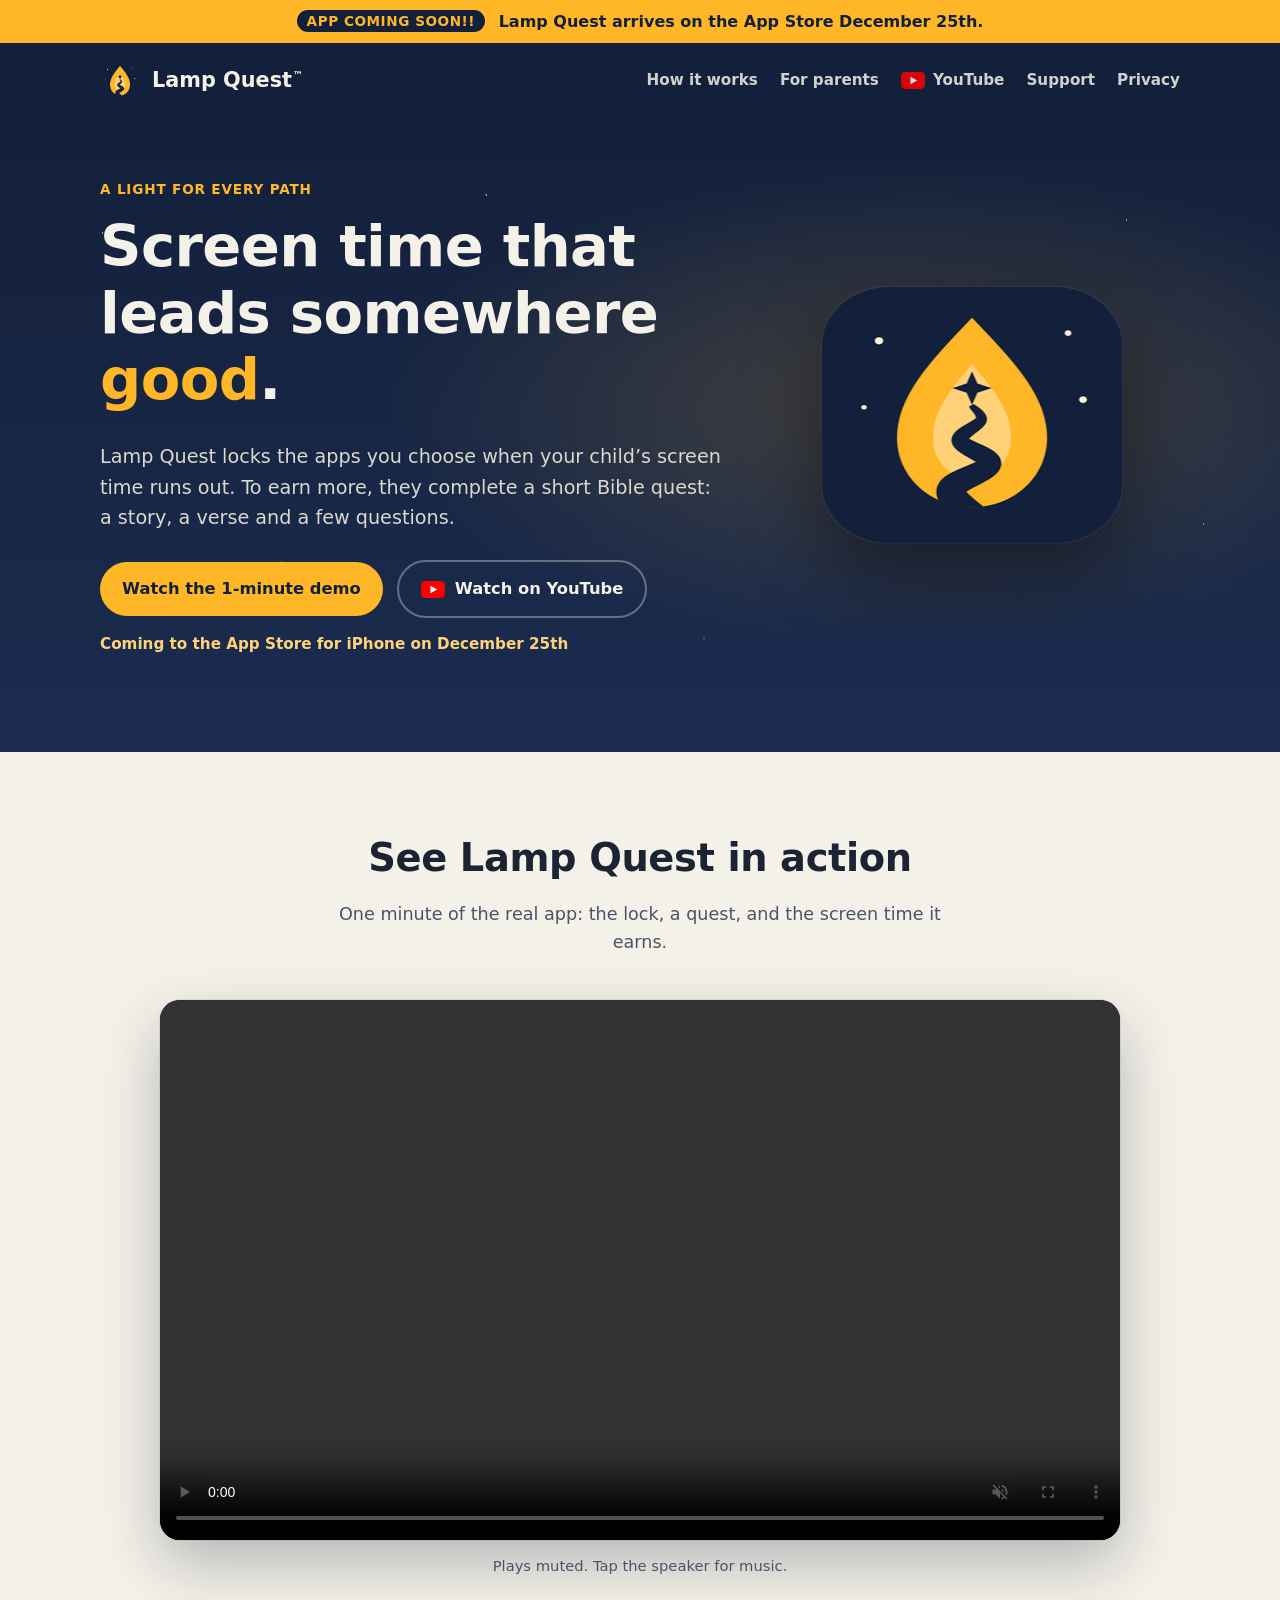
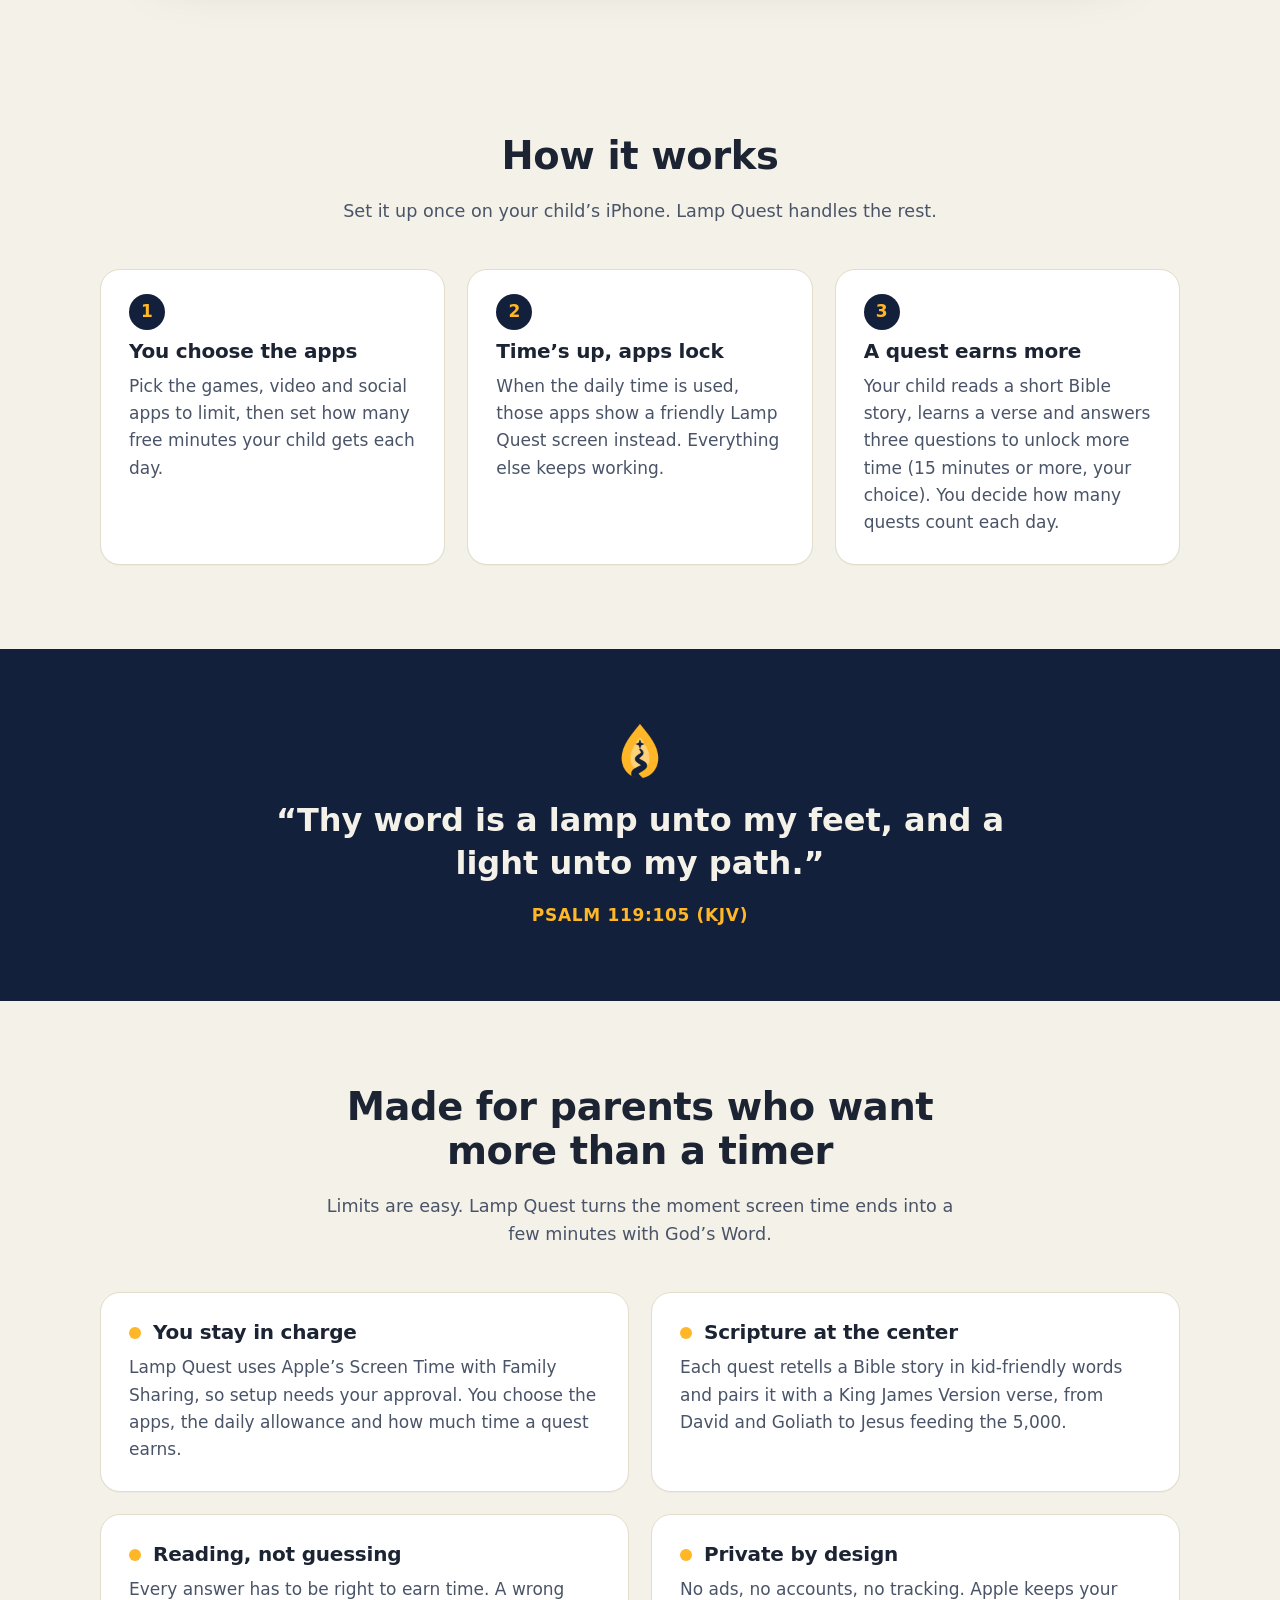
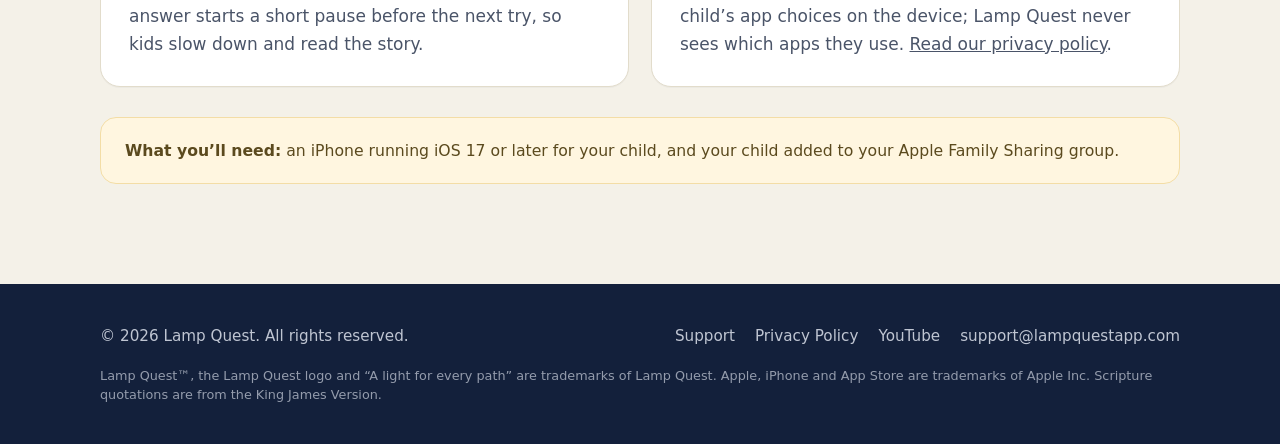
<file: index.html>
<!DOCTYPE html>
<html lang="en">
<head>
  <meta charset="utf-8">
  <meta name="viewport" content="width=device-width, initial-scale=1">
  <title>Lamp Quest — Screen time that leads somewhere good</title>
  <meta name="description" content="Lamp Quest locks the apps you choose when screen time runs out. To earn more, kids complete a short Bible quest: a story, a verse and a few questions.">
  <meta property="og:title" content="Lamp Quest — A light for every path">
  <meta property="og:description" content="A parent-controlled screen time app for iPhone. Kids earn more time by completing short Bible quests.">
  <meta property="og:type" content="website">
  <meta property="og:url" content="https://lampquestapp.com/">
  <meta property="og:image" content="https://lampquestapp.com/img/og.png">
  <meta name="theme-color" content="#13203B">
  <link rel="icon" type="image/png" href="img/favicon-64.png">
  <link rel="apple-touch-icon" href="img/apple-touch-icon.png">
  <link rel="stylesheet" href="style.css">
</head>
<body>
<div class="launch-bar" role="note"><span class="launch-tag">App Coming Soon!!</span> Lamp Quest arrives on the App Store <strong>December 25th</strong>.</div>

<header class="site-header">
  <div class="wrap">
    <a class="brand" href="index.html"><img src="img/icon-256.png" alt=""><span>Lamp Quest<sup class="tm">™</sup></span></a>
    <nav class="site-nav" aria-label="Main">
      <a class="hide-sm" href="#how">How it works</a>
      <a class="hide-sm" href="#parents">For parents</a>
      <a class="nav-yt" href="https://www.youtube.com/@lampquestapp" target="_blank" rel="noopener"><svg class="yt-icon" viewBox="0 0 28 20" aria-hidden="true"><rect width="28" height="20" rx="5" fill="#FF0000"></rect><path d="M11 5.5 L19 10 L11 14.5 Z" fill="#FFFFFF"></path></svg>YouTube</a>
      <a href="support.html">Support</a>
      <a href="privacy.html">Privacy</a>
    </nav>
  </div>
</header>

<main>
  <section class="hero">
    <div class="wrap">
      <div>
        <span class="eyebrow">A light for every path</span>
        <h1>Screen time that leads somewhere <span class="gold">good</span>.</h1>
        <p class="lead">Lamp Quest locks the apps you choose when your child’s screen time runs out. To earn more, they complete a short Bible quest: a story, a verse and a few questions.</p>
        <div class="cta-row">
          <a class="btn btn-gold" href="#demo">Watch the 1-minute demo</a>
          <a class="btn btn-ghost" href="https://www.youtube.com/@lampquestapp" target="_blank" rel="noopener"><svg class="yt-icon" viewBox="0 0 28 20" aria-hidden="true"><rect width="28" height="20" rx="5" fill="#FF0000"></rect><path d="M11 5.5 L19 10 L11 14.5 Z" fill="#FFFFFF"></path></svg>Watch on YouTube</a>
          <span class="soon">Coming to the App Store for iPhone on <strong>December 25th</strong></span>
        </div>
      </div>
      <div class="hero-art">
        <img src="img/icon-256.png" alt="Lamp Quest app icon: a golden lamp flame lighting a path under a night sky" width="256" height="256">
      </div>
    </div>
  </section>

  <section id="demo" class="demo">
    <div class="wrap">
      <div class="section-head">
        <h2>See Lamp Quest in action</h2>
        <p>One minute of the real app: the lock, a quest, and the screen time it earns.</p>
      </div>
      <div class="demo-frame">
        <video class="demo-video" controls autoplay muted loop playsinline preload="metadata" aria-label="One-minute demo of the Lamp Quest app: apps lock when screen time runs out, your child watches a Bible story, plays a game and answers questions, then earns more time. Parents set the apps, age and daily free time.">
          <source src="video/demo-9x16.mp4" type="video/mp4" media="(max-width: 600px)">
          <source src="video/demo-16x9.mp4" type="video/mp4">
        </video>
      </div>
      <p class="demo-caption">Plays muted. Tap the speaker for music.</p>
    </div>
  </section>

  <section id="how">
    <div class="wrap">
      <div class="section-head">
        <h2>How it works</h2>
        <p>Set it up once on your child’s iPhone. Lamp Quest handles the rest.</p>
      </div>
      <div class="steps">
        <div class="card step">
          <h3>You choose the apps</h3>
          <p>Pick the games, video and social apps to limit, then set how many free minutes your child gets each day.</p>
        </div>
        <div class="card step">
          <h3>Time’s up, apps lock</h3>
          <p>When the daily time is used, those apps show a friendly Lamp Quest screen instead. Everything else keeps working.</p>
        </div>
        <div class="card step">
          <h3>A quest earns more</h3>
          <p>Your child reads a short Bible story, learns a verse and answers three questions to unlock more time (15 minutes or more, your choice). You decide how many quests count each day.</p>
        </div>
      </div>
    </div>
  </section>

  <div class="verse-band">
    <div class="wrap">
      <img src="img/flame.png" alt="" width="44">
      <blockquote>“Thy word is a lamp unto my feet, and a light unto my path.”</blockquote>
      <cite>PSALM 119:105 (KJV)</cite>
    </div>
  </div>

  <section id="parents">
    <div class="wrap">
      <div class="section-head">
        <h2>Made for parents who want more than a timer</h2>
        <p>Limits are easy. Lamp Quest turns the moment screen time ends into a few minutes with God’s Word.</p>
      </div>
      <div class="features">
        <div class="card feature">
          <h3><span class="dot"></span>You stay in charge</h3>
          <p>Lamp Quest uses Apple’s Screen Time with Family Sharing, so setup needs your approval. You choose the apps, the daily allowance and how much time a quest earns.</p>
        </div>
        <div class="card feature">
          <h3><span class="dot"></span>Scripture at the center</h3>
          <p>Each quest retells a Bible story in kid-friendly words and pairs it with a King James Version verse, from David and Goliath to Jesus feeding the 5,000.</p>
        </div>
        <div class="card feature">
          <h3><span class="dot"></span>Reading, not guessing</h3>
          <p>Every answer has to be right to earn time. A wrong answer starts a short pause before the next try, so kids slow down and read the story.</p>
        </div>
        <div class="card feature">
          <h3><span class="dot"></span>Private by design</h3>
          <p>No ads, no accounts, no tracking. Apple keeps your child’s app choices on the device; Lamp Quest never sees which apps they use. <a href="privacy.html">Read our privacy policy</a>.</p>
        </div>
      </div>
      <p class="note"><strong>What you’ll need:</strong> an iPhone running iOS 17 or later for your child, and your child added to your Apple Family Sharing group.</p>
    </div>
  </section>
</main>

<footer class="site-footer">
  <div class="wrap">
    <span>© 2026 Lamp Quest. All rights reserved.</span>
    <nav aria-label="Footer">
      <a href="support.html">Support</a>
      <a href="privacy.html">Privacy Policy</a>
      <a href="https://www.youtube.com/@lampquestapp" target="_blank" rel="noopener">YouTube</a>
      <a href="mailto:support@lampquestapp.com">support@lampquestapp.com</a>
    </nav>
  </div>
  <div class="wrap legal">
    <p>Lamp Quest™, the Lamp Quest logo and “A light for every path” are trademarks of Lamp Quest. Apple, iPhone and App Store are trademarks of Apple Inc. Scripture quotations are from the King James Version.</p>
  </div>
</footer>

</body>
</html>
</file>
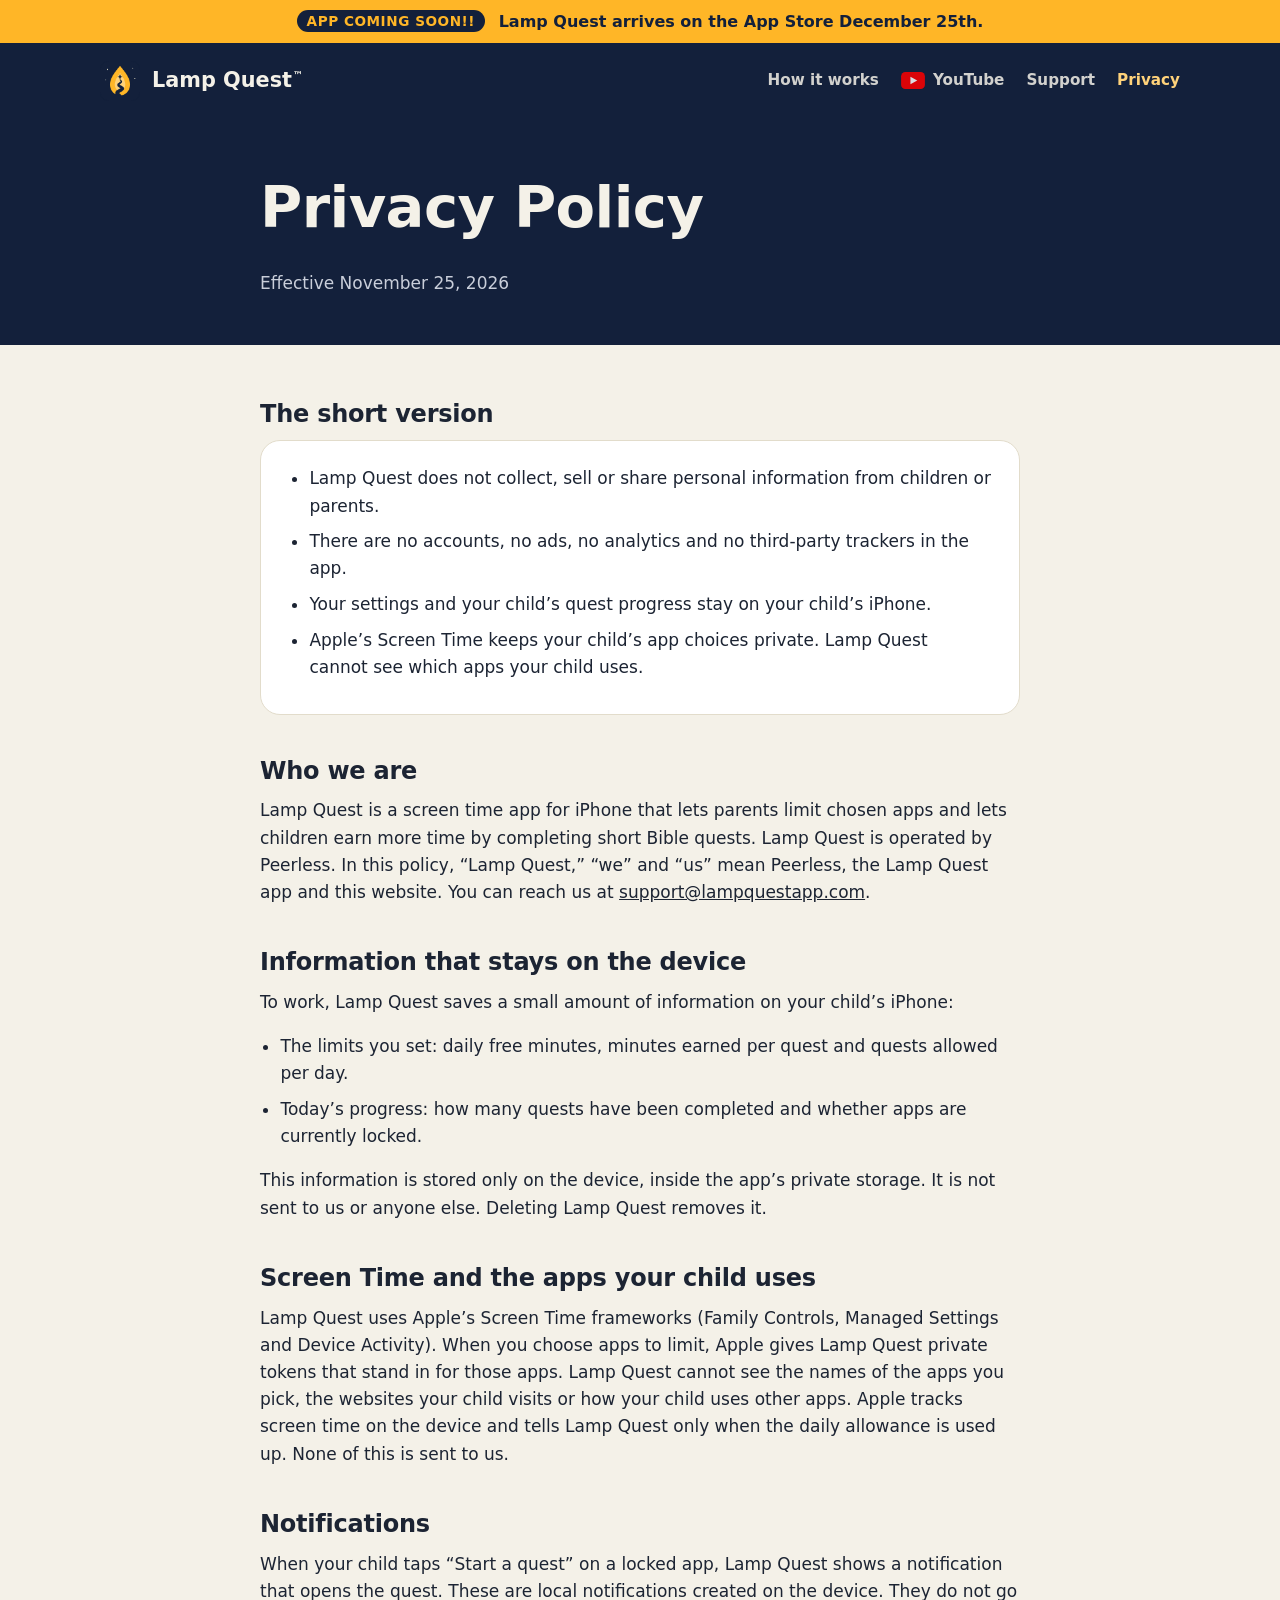
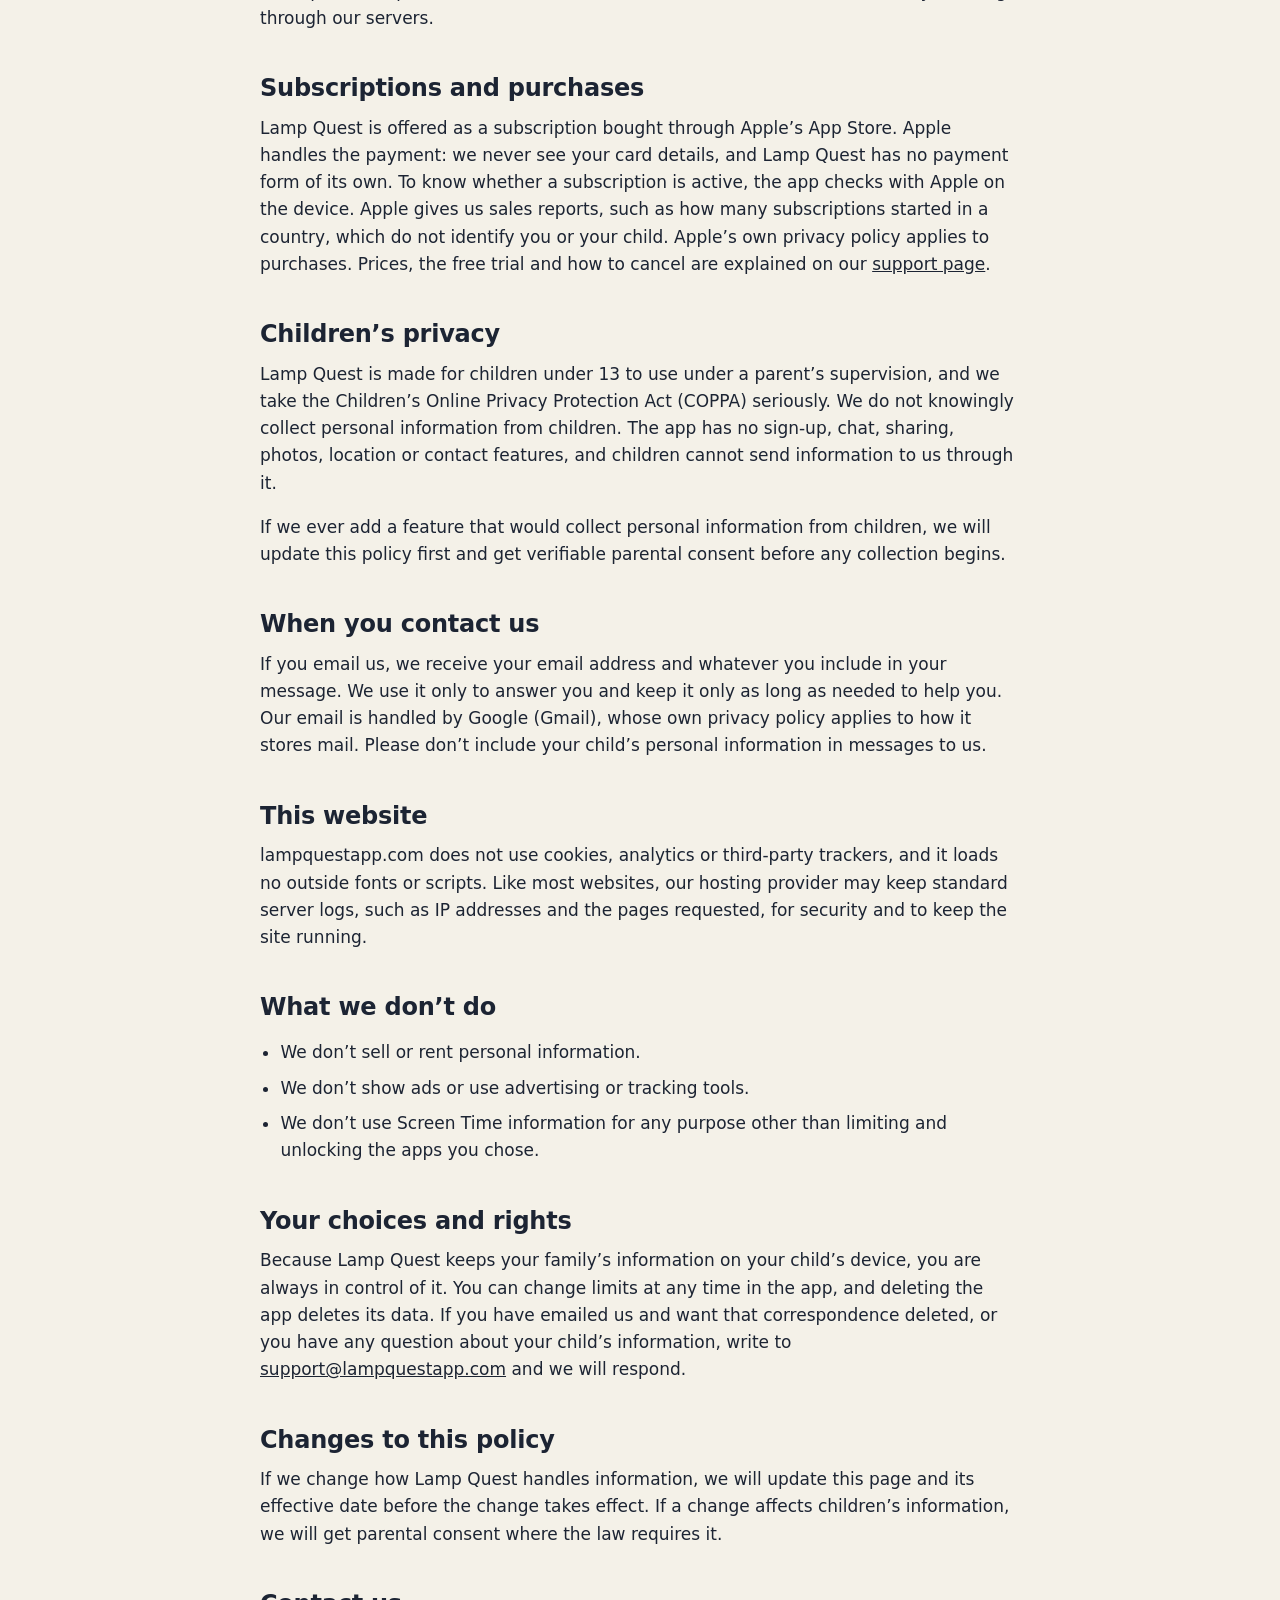
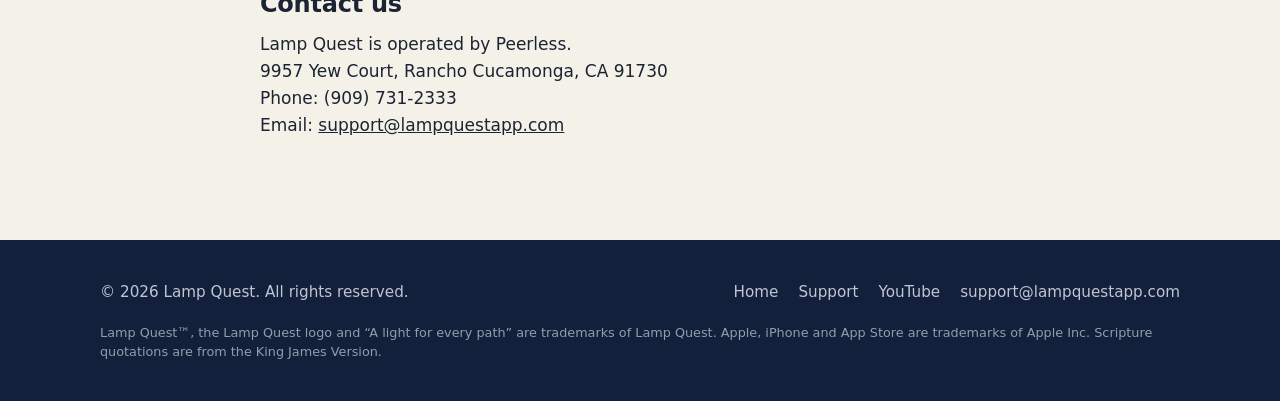
<file: privacy.html>
<!DOCTYPE html>
<html lang="en">
<head>
  <meta charset="utf-8">
  <meta name="viewport" content="width=device-width, initial-scale=1">
  <title>Privacy Policy — Lamp Quest</title>
  <meta name="description" content="How Lamp Quest protects children’s and families’ privacy.">
  <meta name="theme-color" content="#13203B">
  <link rel="icon" type="image/png" href="img/favicon-64.png">
  <link rel="apple-touch-icon" href="img/apple-touch-icon.png">
  <link rel="stylesheet" href="style.css">
</head>
<body>
<div class="launch-bar" role="note"><span class="launch-tag">App Coming Soon!!</span> Lamp Quest arrives on the App Store <strong>December 25th</strong>.</div>

<header class="site-header">
  <div class="wrap">
    <a class="brand" href="index.html"><img src="img/icon-256.png" alt=""><span>Lamp Quest<sup class="tm">™</sup></span></a>
    <nav class="site-nav" aria-label="Main">
      <a class="hide-sm" href="index.html#how">How it works</a>
      <a class="nav-yt" href="https://www.youtube.com/@lampquestapp" target="_blank" rel="noopener"><svg class="yt-icon" viewBox="0 0 28 20" aria-hidden="true"><rect width="28" height="20" rx="5" fill="#FF0000"></rect><path d="M11 5.5 L19 10 L11 14.5 Z" fill="#FFFFFF"></path></svg>YouTube</a>
      <a href="support.html">Support</a>
      <a href="privacy.html" aria-current="page">Privacy</a>
    </nav>
  </div>
</header>

<main>
  <div class="page-hero">
    <div class="narrow">
      <h1>Privacy Policy</h1>
      <p>Effective November 25, 2026</p>
    </div>
  </div>

  <div class="doc">
    <div class="narrow">

      <h2>The short version</h2>
      <div class="summary">
        <ul>
          <li>Lamp Quest does not collect, sell or share personal information from children or parents.</li>
          <li>There are no accounts, no ads, no analytics and no third-party trackers in the app.</li>
          <li>Your settings and your child’s quest progress stay on your child’s iPhone.</li>
          <li>Apple’s Screen Time keeps your child’s app choices private. Lamp Quest cannot see which apps your child uses.</li>
        </ul>
      </div>

      <h2>Who we are</h2>
      <p>Lamp Quest is a screen time app for iPhone that lets parents limit chosen apps and lets children earn more time by completing short Bible quests. Lamp Quest is operated by Peerless. In this policy, “Lamp Quest,” “we” and “us” mean Peerless, the Lamp Quest app and this website. You can reach us at <a href="mailto:support@lampquestapp.com">support@lampquestapp.com</a>.</p>

      <h2>Information that stays on the device</h2>
      <p>To work, Lamp Quest saves a small amount of information on your child’s iPhone:</p>
      <ul>
        <li>The limits you set: daily free minutes, minutes earned per quest and quests allowed per day.</li>
        <li>Today’s progress: how many quests have been completed and whether apps are currently locked.</li>
      </ul>
      <p>This information is stored only on the device, inside the app’s private storage. It is not sent to us or anyone else. Deleting Lamp Quest removes it.</p>

      <h2>Screen Time and the apps your child uses</h2>
      <p>Lamp Quest uses Apple’s Screen Time frameworks (Family Controls, Managed Settings and Device Activity). When you choose apps to limit, Apple gives Lamp Quest private tokens that stand in for those apps. Lamp Quest cannot see the names of the apps you pick, the websites your child visits or how your child uses other apps. Apple tracks screen time on the device and tells Lamp Quest only when the daily allowance is used up. None of this is sent to us.</p>

      <h2>Notifications</h2>
      <p>When your child taps “Start a quest” on a locked app, Lamp Quest shows a notification that opens the quest. These are local notifications created on the device. They do not go through our servers.</p>

      <h2>Subscriptions and purchases</h2>
      <p>Lamp Quest is offered as a subscription bought through Apple’s App Store. Apple handles the payment: we never see your card details, and Lamp Quest has no payment form of its own. To know whether a subscription is active, the app checks with Apple on the device. Apple gives us sales reports, such as how many subscriptions started in a country, which do not identify you or your child. Apple’s own privacy policy applies to purchases. Prices, the free trial and how to cancel are explained on our <a href="support.html#subscription">support page</a>.</p>

      <h2>Children’s privacy</h2>
      <p>Lamp Quest is made for children under 13 to use under a parent’s supervision, and we take the Children’s Online Privacy Protection Act (COPPA) seriously. We do not knowingly collect personal information from children. The app has no sign-up, chat, sharing, photos, location or contact features, and children cannot send information to us through it.</p>
      <p>If we ever add a feature that would collect personal information from children, we will update this policy first and get verifiable parental consent before any collection begins.</p>

      <h2>When you contact us</h2>
      <p>If you email us, we receive your email address and whatever you include in your message. We use it only to answer you and keep it only as long as needed to help you. Our email is handled by Google (Gmail), whose own privacy policy applies to how it stores mail. Please don’t include your child’s personal information in messages to us.</p>

      <h2>This website</h2>
      <p>lampquestapp.com does not use cookies, analytics or third-party trackers, and it loads no outside fonts or scripts. Like most websites, our hosting provider may keep standard server logs, such as IP addresses and the pages requested, for security and to keep the site running.</p>

      <h2>What we don’t do</h2>
      <ul>
        <li>We don’t sell or rent personal information.</li>
        <li>We don’t show ads or use advertising or tracking tools.</li>
        <li>We don’t use Screen Time information for any purpose other than limiting and unlocking the apps you chose.</li>
      </ul>

      <h2>Your choices and rights</h2>
      <p>Because Lamp Quest keeps your family’s information on your child’s device, you are always in control of it. You can change limits at any time in the app, and deleting the app deletes its data. If you have emailed us and want that correspondence deleted, or you have any question about your child’s information, write to <a href="mailto:support@lampquestapp.com">support@lampquestapp.com</a> and we will respond.</p>

      <h2>Changes to this policy</h2>
      <p>If we change how Lamp Quest handles information, we will update this page and its effective date before the change takes effect. If a change affects children’s information, we will get parental consent where the law requires it.</p>

      <h2>Contact us</h2>
      <p>Lamp Quest is operated by Peerless.<br>
      9957 Yew Court, Rancho Cucamonga, CA 91730<br>
      Phone: (909) 731-2333<br>
      Email: <a href="mailto:support@lampquestapp.com">support@lampquestapp.com</a></p>

    </div>
  </div>
</main>

<footer class="site-footer">
  <div class="wrap">
    <span>© 2026 Lamp Quest. All rights reserved.</span>
    <nav aria-label="Footer">
      <a href="index.html">Home</a>
      <a href="support.html">Support</a>
      <a href="https://www.youtube.com/@lampquestapp" target="_blank" rel="noopener">YouTube</a>
      <a href="mailto:support@lampquestapp.com">support@lampquestapp.com</a>
    </nav>
  </div>
  <div class="wrap legal">
    <p>Lamp Quest™, the Lamp Quest logo and “A light for every path” are trademarks of Lamp Quest. Apple, iPhone and App Store are trademarks of Apple Inc. Scripture quotations are from the King James Version.</p>
  </div>
</footer>

</body>
</html>
</file>
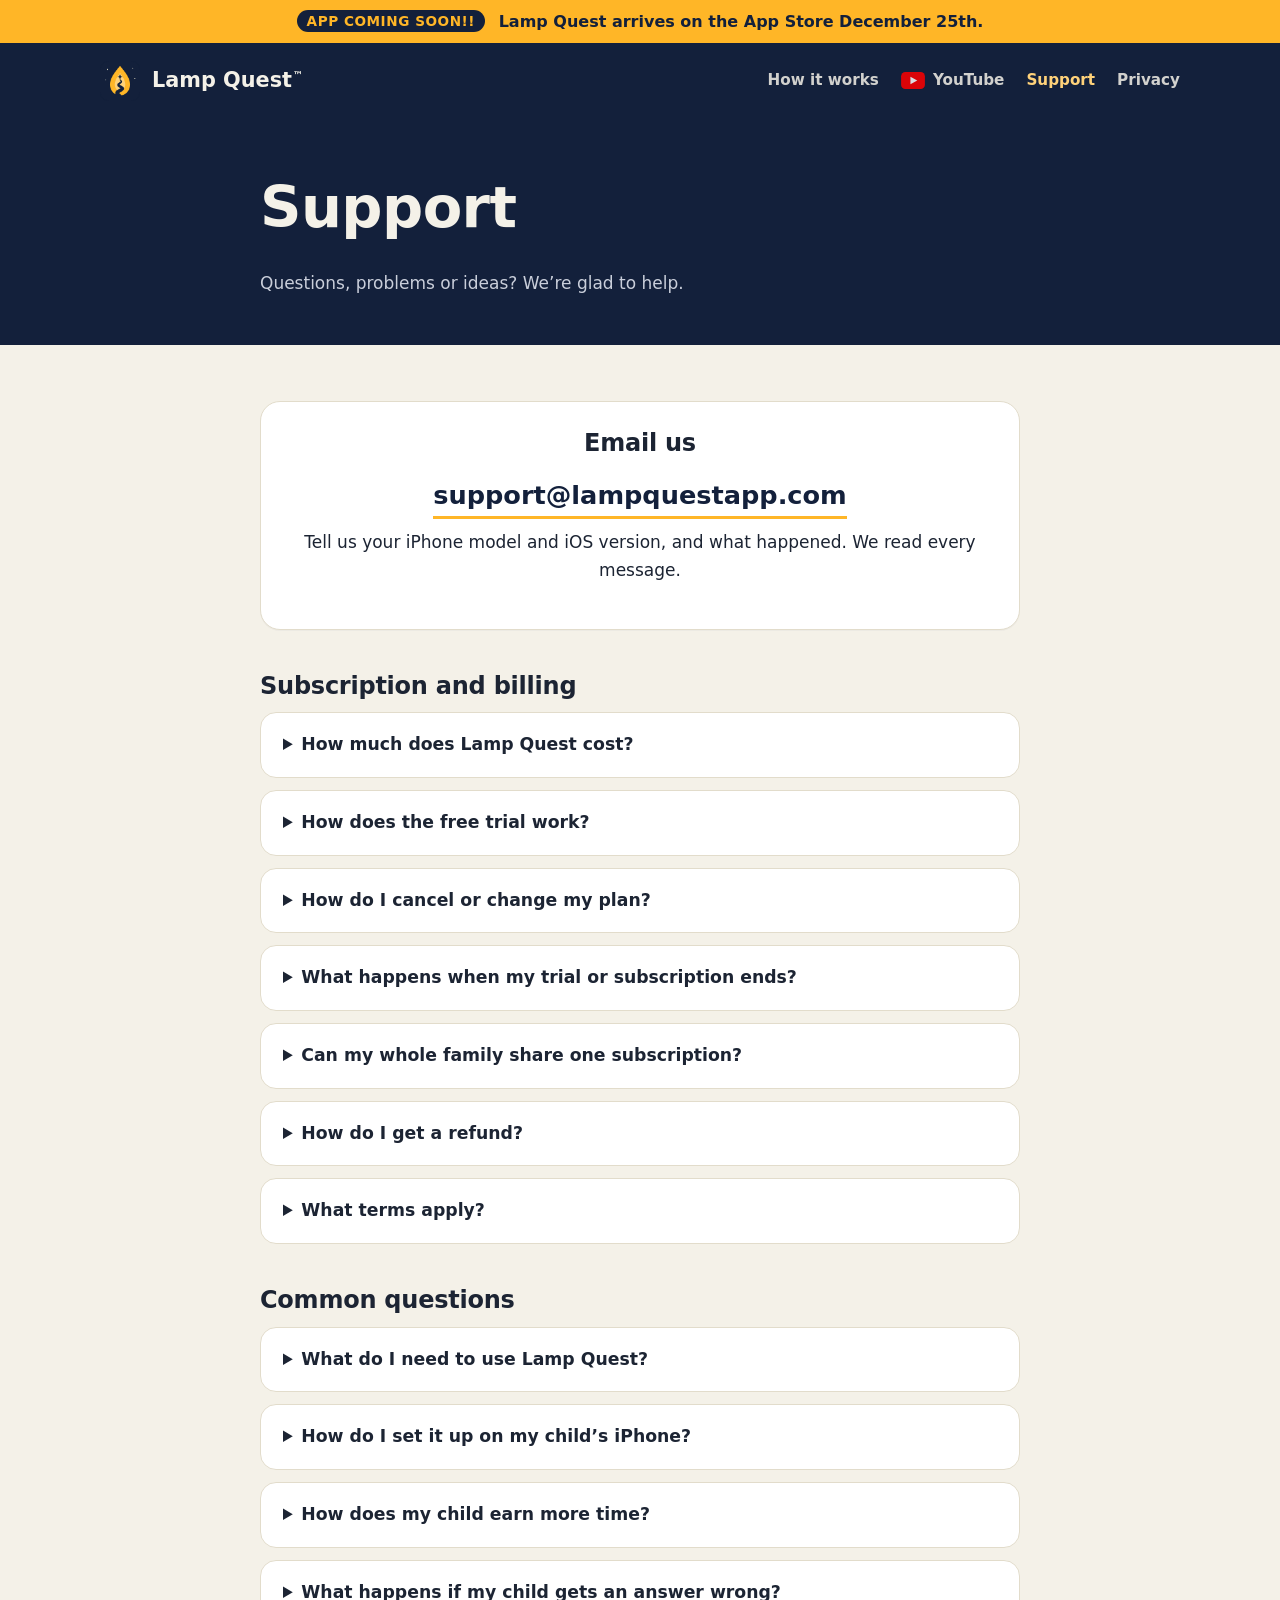
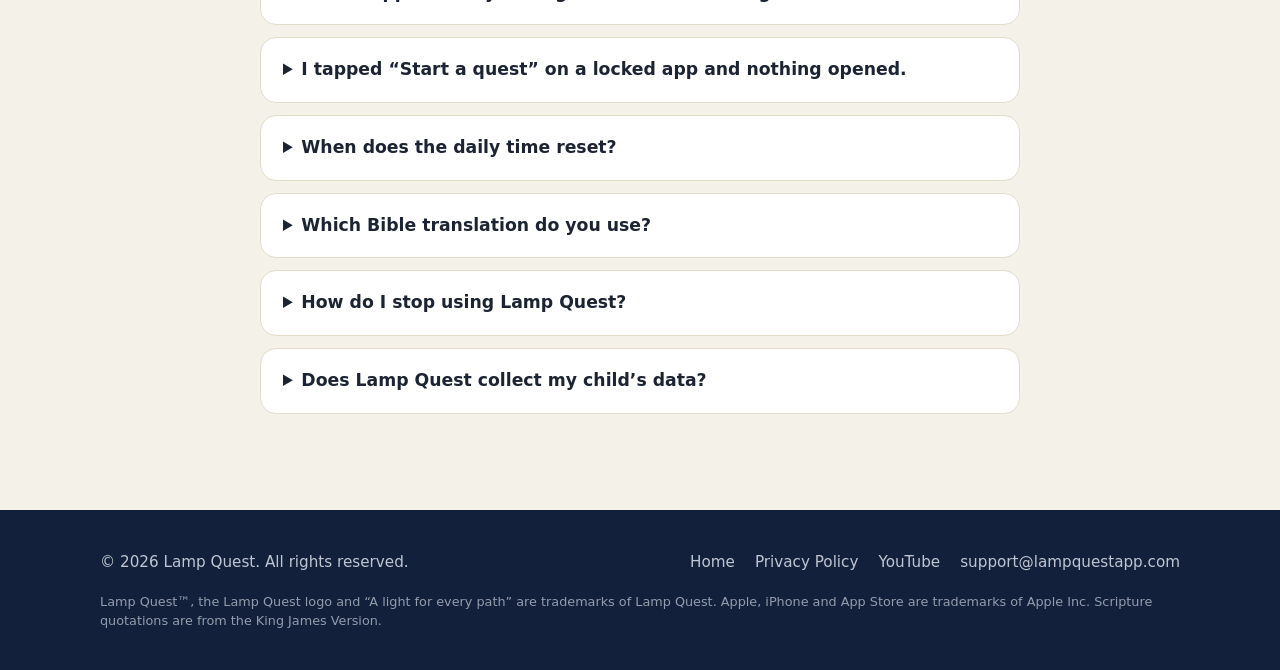
<file: support.html>
<!DOCTYPE html>
<html lang="en">
<head>
  <meta charset="utf-8">
  <meta name="viewport" content="width=device-width, initial-scale=1">
  <title>Support — Lamp Quest</title>
  <meta name="description" content="Help with setting up and using Lamp Quest, and how to contact us.">
  <meta name="theme-color" content="#13203B">
  <link rel="icon" type="image/png" href="img/favicon-64.png">
  <link rel="apple-touch-icon" href="img/apple-touch-icon.png">
  <link rel="stylesheet" href="style.css">
</head>
<body>
<div class="launch-bar" role="note"><span class="launch-tag">App Coming Soon!!</span> Lamp Quest arrives on the App Store <strong>December 25th</strong>.</div>

<header class="site-header">
  <div class="wrap">
    <a class="brand" href="index.html"><img src="img/icon-256.png" alt=""><span>Lamp Quest<sup class="tm">™</sup></span></a>
    <nav class="site-nav" aria-label="Main">
      <a class="hide-sm" href="index.html#how">How it works</a>
      <a class="nav-yt" href="https://www.youtube.com/@lampquestapp" target="_blank" rel="noopener"><svg class="yt-icon" viewBox="0 0 28 20" aria-hidden="true"><rect width="28" height="20" rx="5" fill="#FF0000"></rect><path d="M11 5.5 L19 10 L11 14.5 Z" fill="#FFFFFF"></path></svg>YouTube</a>
      <a href="support.html" aria-current="page">Support</a>
      <a href="privacy.html">Privacy</a>
    </nav>
  </div>
</header>

<main>
  <div class="page-hero">
    <div class="narrow">
      <h1>Support</h1>
      <p>Questions, problems or ideas? We’re glad to help.</p>
    </div>
  </div>

  <div class="doc">
    <div class="narrow">

      <div class="card contact-card">
        <h2>Email us</h2>
        <a class="email" href="mailto:support@lampquestapp.com">support@lampquestapp.com</a>
        <p>Tell us your iPhone model and iOS version, and what happened. We read every message.</p>
      </div>

      <h2 id="subscription">Subscription and billing</h2>

      <details>
        <summary>How much does Lamp Quest cost?</summary>
        <p>Lamp Quest is free to download. Using it needs a Lamp Quest Family subscription: <strong>$49.99 a year</strong> or <strong>$5.99 a month</strong> (US prices; prices in other countries are shown in the app). Both plans start with a <strong>3-day free trial</strong> for new subscribers.</p>
      </details>

      <details>
        <summary>How does the free trial work?</summary>
        <p>The trial starts when you subscribe in the app. Unless you cancel at least 24 hours before the 3 days end, your Apple Account is charged for the plan you chose. After that the subscription renews automatically every year or every month, at the same price, until you cancel.</p>
      </details>

      <details>
        <summary>How do I cancel or change my plan?</summary>
        <p>On the iPhone that subscribed, open Settings, tap your name, tap Subscriptions and choose Lamp Quest. Cancel at least 24 hours before the renewal date to avoid the next charge. Deleting the app does not cancel a subscription.</p>
      </details>

      <details>
        <summary>What happens when my trial or subscription ends?</summary>
        <p>Lamp Quest stops working until you subscribe again: quests can’t be opened, the daily limits stop, and any apps Lamp Quest had locked are unlocked. Your settings and your child’s progress stay on the device.</p>
      </details>

      <details>
        <summary>Can my whole family share one subscription?</summary>
        <p>Yes. Lamp Quest Family works with Apple Family Sharing, so one subscription covers up to six people in your family group. A parent can subscribe on their own iPhone and the children’s iPhones are covered.</p>
      </details>

      <details>
        <summary>How do I get a refund?</summary>
        <p>Payments are handled by Apple, so refunds are too. Ask for one at <a href="https://reportaproblem.apple.com" target="_blank" rel="noopener">reportaproblem.apple.com</a>.</p>
      </details>

      <details>
        <summary>What terms apply?</summary>
        <p>Lamp Quest is licensed under Apple’s standard <a href="https://www.apple.com/legal/internet-services/itunes/dev/stdeula/" target="_blank" rel="noopener">Licensed Application End User License Agreement</a>. Our <a href="privacy.html">privacy policy</a> explains what the app does with data.</p>
      </details>

      <h2>Common questions</h2>

      <details>
        <summary>What do I need to use Lamp Quest?</summary>
        <p>An iPhone running iOS 17 or later for your child, and your child added as a child in your Apple Family Sharing group.</p>
      </details>

      <details>
        <summary>How do I set it up on my child’s iPhone?</summary>
        <ol>
          <li>Install Lamp Quest on your child’s iPhone and open it.</li>
          <li>Tap to get started and approve Screen Time access with your own Apple Account password when asked.</li>
          <li>Choose the apps to limit, the daily free minutes, the minutes each quest earns and how many quests count per day.</li>
          <li>Allow notifications so the “Start a quest” button can open a quest.</li>
        </ol>
      </details>

      <details>
        <summary>How does my child earn more time?</summary>
        <p>When limited apps lock, your child opens a quest: a short Bible story, a verse and three questions. Answering every question correctly unlocks the minutes you chose (15 or more). Once they reach your daily quest limit, the apps stay locked until tomorrow.</p>
      </details>

      <details>
        <summary>What happens if my child gets an answer wrong?</summary>
        <p>There’s a short pause of a few seconds, then they can try again. The pause encourages reading the story instead of guessing.</p>
      </details>

      <details>
        <summary>I tapped “Start a quest” on a locked app and nothing opened.</summary>
        <p>Apple doesn’t let the lock screen open another app directly, so Lamp Quest sends a notification instead. Tap the “Your quest is ready!” notification to open the quest. If you don’t see it, check Settings › Notifications › Lamp Quest and make sure notifications are allowed.</p>
      </details>

      <details>
        <summary>When does the daily time reset?</summary>
        <p>Each day at midnight. The free minutes and the quest count start over, and locked apps unlock.</p>
      </details>

      <details>
        <summary>Which Bible translation do you use?</summary>
        <p>Verses are from the King James Version. Stories are retold in simple words for kids.</p>
      </details>

      <details>
        <summary>How do I stop using Lamp Quest?</summary>
        <p>Delete the app from your child’s iPhone. Because Lamp Quest is set up through Screen Time with Family Sharing, removing it may ask for your approval. Once it’s gone, the limits it set are lifted and its data on the device is deleted.</p>
      </details>

      <details>
        <summary>Does Lamp Quest collect my child’s data?</summary>
        <p>No. There are no accounts, ads or tracking, and settings stay on the device. See our <a href="privacy.html">privacy policy</a> for details.</p>
      </details>

    </div>
  </div>
</main>

<footer class="site-footer">
  <div class="wrap">
    <span>© 2026 Lamp Quest. All rights reserved.</span>
    <nav aria-label="Footer">
      <a href="index.html">Home</a>
      <a href="privacy.html">Privacy Policy</a>
      <a href="https://www.youtube.com/@lampquestapp" target="_blank" rel="noopener">YouTube</a>
      <a href="mailto:support@lampquestapp.com">support@lampquestapp.com</a>
    </nav>
  </div>
  <div class="wrap legal">
    <p>Lamp Quest™, the Lamp Quest logo and “A light for every path” are trademarks of Lamp Quest. Apple, iPhone and App Store are trademarks of Apple Inc. Scripture quotations are from the King James Version.</p>
  </div>
</footer>

</body>
</html>
</file>
<file: style.css>
/* Lamp Quest website — no external fonts, scripts, cookies or trackers. */
:root {
  --midnight: #13203B;
  --midnight-2: #1B2C4F;
  --gold: #FFB627;
  --gold-light: #FFD27A;
  --cream: #F4F1E8;
  --ink: #1C2433;
  --ink-soft: #4A5468;
  --line: #E2DCCB;
  --radius: 20px;
  --round: ui-rounded, "SF Pro Rounded", "Nunito", "Varela Round", system-ui, -apple-system, "Segoe UI", sans-serif;
  --text: system-ui, -apple-system, "Segoe UI", Roboto, Helvetica, Arial, sans-serif;
}

* { box-sizing: border-box; }
html { scroll-behavior: smooth; }
body {
  margin: 0;
  font-family: var(--text);
  font-size: 17px;
  line-height: 1.6;
  color: var(--ink);
  background: var(--cream);
  -webkit-font-smoothing: antialiased;
}
img { max-width: 100%; display: block; }
a { color: inherit; }
h1, h2, h3 { font-family: var(--round); line-height: 1.15; margin: 0 0 .5em; letter-spacing: -0.01em; }
h1 { font-size: clamp(2.2rem, 5.5vw, 3.6rem); font-weight: 800; }
h2 { font-size: clamp(1.7rem, 3.6vw, 2.4rem); font-weight: 800; }
h3 { font-size: 1.25rem; font-weight: 700; }
p { margin: 0 0 1em; }

.wrap { width: min(1080px, 100% - 40px); margin-inline: auto; }
.narrow { width: min(760px, 100% - 40px); margin-inline: auto; }

/* Header */
.site-header {
  background: var(--midnight);
  color: var(--cream);
}
.site-header .wrap {
  display: flex; align-items: center; justify-content: space-between;
  padding: 18px 0; gap: 16px;
}
.brand { display: flex; align-items: center; gap: 12px; text-decoration: none; }
.brand img { width: 40px; height: 40px; }
.brand span { font-family: var(--round); font-weight: 800; font-size: 1.3rem; }
.site-nav { display: flex; gap: 22px; flex-wrap: wrap; }
.site-nav a { text-decoration: none; opacity: .85; font-weight: 600; font-size: .95rem; }
.site-nav a:hover, .site-nav a[aria-current="page"] { opacity: 1; color: var(--gold-light); }

/* Hero */
.hero {
  position: relative; overflow: hidden;
  background:
    radial-gradient(ellipse 60% 55% at 72% 45%, rgba(255,182,39,.20), transparent 70%),
    linear-gradient(180deg, var(--midnight) 0%, var(--midnight-2) 100%);
  color: var(--cream);
  padding: 56px 0 96px;
}
.hero::before { /* stars */
  content: ""; position: absolute; inset: 0; pointer-events: none;
  background-image:
    radial-gradient(1.6px 1.6px at 8% 18%, #fff8 50%, transparent 51%),
    radial-gradient(1.4px 1.4px at 22% 70%, #fff6 50%, transparent 51%),
    radial-gradient(2px 2px at 38% 12%, #fff9 50%, transparent 51%),
    radial-gradient(1.4px 1.4px at 55% 82%, #fff5 50%, transparent 51%),
    radial-gradient(1.8px 1.8px at 88% 16%, #fff8 50%, transparent 51%),
    radial-gradient(1.4px 1.4px at 94% 64%, #fff6 50%, transparent 51%),
    radial-gradient(1.6px 1.6px at 66% 30%, #fff5 50%, transparent 51%);
}
.hero .wrap { position: relative; display: grid; grid-template-columns: 1.2fr .8fr; gap: 40px; align-items: center; }
.eyebrow {
  display: inline-block; font-family: var(--round); font-weight: 700;
  color: var(--gold); letter-spacing: .06em; text-transform: uppercase; font-size: .85rem;
  margin-bottom: 14px;
}
.hero p.lead { font-size: 1.2rem; color: #DCD8CC; max-width: 34em; }
.hero h1 .gold { color: var(--gold); }
.cta-row { display: flex; flex-wrap: wrap; gap: 14px; margin-top: 26px; align-items: center; }
.btn {
  display: inline-flex; align-items: center; gap: 10px;
  padding: 14px 22px; border-radius: 999px; font-weight: 700; text-decoration: none;
  font-family: var(--round); font-size: 1.02rem;
}
.btn-gold { background: var(--gold); color: var(--midnight); }
.btn-gold:hover { background: var(--gold-light); }
.btn-ghost { border: 2px solid rgba(244,241,232,.35); color: var(--cream); }
.btn-ghost:hover { border-color: var(--gold-light); color: var(--gold-light); }
.soon { font-size: .95rem; color: #BFC5D2; }
.hero-art { display: grid; place-items: center; }
.hero-art img {
  width: min(300px, 70vw); border-radius: 22%;
  box-shadow: 0 30px 80px rgba(0,0,0,.45), 0 0 0 1px rgba(255,255,255,.06);
}

/* Sections */
section { padding: 84px 0; }
.section-head { text-align: center; max-width: 640px; margin: 0 auto 44px; }
.section-head p { color: var(--ink-soft); font-size: 1.1rem; }

.steps { display: grid; grid-template-columns: repeat(3, 1fr); gap: 22px; counter-reset: step; }
.card {
  background: #fff; border: 1px solid var(--line); border-radius: var(--radius);
  padding: 28px; box-shadow: 0 1px 0 rgba(19,32,59,.03);
}
.step { position: relative; padding-top: 70px; }
.step::before {
  counter-increment: step; content: counter(step);
  position: absolute; top: 24px; left: 28px;
  width: 36px; height: 36px; border-radius: 50%;
  background: var(--midnight); color: var(--gold);
  display: grid; place-items: center; font-family: var(--round); font-weight: 800;
}
.step p, .feature p { color: var(--ink-soft); margin: 0; }

.verse-band { background: var(--midnight); color: var(--cream); text-align: center; padding: 72px 0; }
.verse-band blockquote {
  margin: 0 auto; max-width: 760px; font-family: var(--round);
  font-size: clamp(1.4rem, 3.2vw, 2rem); line-height: 1.35; font-weight: 700;
}
.verse-band cite { display: block; margin-top: 16px; color: var(--gold); font-style: normal; font-weight: 700; letter-spacing: .04em; }
.verse-band img { width: 44px; margin: 0 auto 18px; }

.features { display: grid; grid-template-columns: repeat(2, 1fr); gap: 22px; }
.feature h3 { display: flex; align-items: center; gap: 12px; }
.dot { width: 12px; height: 12px; border-radius: 50%; background: var(--gold); flex: none; }

.note {
  margin-top: 30px; padding: 20px 24px; border-radius: 16px;
  background: #FFF6E0; border: 1px solid #F3DDA6; color: #5B4A1E; font-size: .98rem;
}

/* Simple pages (privacy, support) */
.page-hero { background: var(--midnight); color: var(--cream); padding: 56px 0 48px; }
.page-hero p { color: #C9CEDA; margin: 0; }
.doc { padding: 56px 0 84px; }
.doc h2 { font-size: 1.5rem; margin-top: 1.8em; }
.doc h2:first-child { margin-top: 0; }
.doc ul { padding-left: 1.2em; }
.doc li { margin-bottom: .5em; }
.doc .summary { background: #fff; border: 1px solid var(--line); border-radius: var(--radius); padding: 24px 28px; }
.doc .summary ul { margin: 0; }

.contact-card { text-align: center; }
.contact-card .email {
  display: inline-block; font-family: var(--round); font-weight: 800;
  font-size: clamp(1.2rem, 3vw, 1.6rem); color: var(--midnight); text-decoration: none;
  border-bottom: 3px solid var(--gold); margin: 6px 0 10px;
}
details {
  background: #fff; border: 1px solid var(--line); border-radius: 16px;
  padding: 18px 22px; margin-bottom: 12px;
}
summary { cursor: pointer; font-weight: 700; font-family: var(--round); font-size: 1.08rem; }
details p, details ol { margin: 12px 0 0; color: var(--ink-soft); }

/* Footer */
.site-footer { background: var(--midnight); color: #BFC5D2; padding: 40px 0; font-size: .95rem; }
.site-footer .wrap { display: flex; justify-content: space-between; flex-wrap: wrap; gap: 16px; align-items: center; }
.site-footer nav { display: flex; gap: 20px; flex-wrap: wrap; }
.site-footer a { text-decoration: none; }
.site-footer a:hover { color: var(--gold-light); }
.site-footer .legal { display: block; margin-top: 18px; }
.site-footer .legal p { margin: 0; font-size: .8rem; line-height: 1.5; opacity: .75; }
.tm { font-size: .5em; vertical-align: super; line-height: 0; margin-left: 1px; font-weight: 700; }

a:focus-visible, summary:focus-visible { outline: 3px solid var(--gold); outline-offset: 3px; border-radius: 6px; }

@media (max-width: 820px) {
  .hero .wrap { grid-template-columns: 1fr; text-align: center; }
  .hero p.lead { margin-inline: auto; }
  .cta-row { justify-content: center; }
  .hero-art { order: -1; }
  .hero-art img { width: 180px; }
  .steps, .features { grid-template-columns: 1fr; }
  section { padding: 64px 0; }
  .site-nav { gap: 14px; }
  .site-nav .hide-sm { display: none; }
}

/* YouTube links */
.yt-icon { width: 24px; height: 17px; flex-shrink: 0; display: block; }
.site-nav a.nav-yt { display: inline-flex; align-items: center; gap: 8px; }

/* Launch announcement bar */
.launch-bar {
  background: var(--gold); color: var(--midnight);
  text-align: center; font-family: var(--round); font-weight: 700;
  font-size: 1rem; line-height: 1.35; padding: 10px 16px;
}
.launch-bar strong { font-weight: 800; white-space: nowrap; }
.launch-tag {
  display: inline-block; margin-right: 8px; padding: 2px 10px; border-radius: 999px;
  background: var(--midnight); color: var(--gold); font-weight: 800;
  font-size: .85rem; letter-spacing: .04em; text-transform: uppercase; vertical-align: 1px;
}
.soon { color: var(--gold-light); font-weight: 600; }
.soon strong { white-space: nowrap; }

/* Phones */
@media (max-width: 600px) {
  body { font-size: 16px; }
  .launch-bar { font-size: .92rem; padding: 9px 14px; }
  .launch-tag { display: table; margin: 0 auto 4px; }

  .site-header .wrap { flex-direction: column; gap: 10px; padding: 14px 0 12px; }
  .brand { white-space: nowrap; }
  .brand img { width: 34px; height: 34px; }
  .brand span { font-size: 1.2rem; }
  .site-nav { width: 100%; justify-content: center; gap: 22px; }
  .site-nav a { font-size: .95rem; padding: 6px 0; }

  .hero { padding: 28px 0 52px; }
  .hero .wrap { gap: 18px; }
  .hero-art img { width: 112px; height: auto; }
  .eyebrow { margin-bottom: 10px; font-size: .78rem; }
  h1 { font-size: 2.05rem; }
  h2 { font-size: 1.6rem; }
  .hero p.lead { font-size: 1.06rem; }
  .cta-row { flex-direction: column; align-items: stretch; gap: 12px; margin-top: 22px; }
  .btn { justify-content: center; padding: 14px 20px; }
  .soon { text-align: center; }

  section { padding: 48px 0; }
  .section-head { margin-bottom: 28px; }
  .section-head p { font-size: 1.02rem; }
  .card { padding: 22px; }
  .step { padding-top: 64px; }
  .step::before { top: 20px; left: 22px; }
  .verse-band { padding: 48px 0; }
  .note { padding: 16px 18px; }

  .page-hero { padding: 36px 0 32px; }
  .doc { padding: 36px 0 56px; }
  .doc .summary { padding: 20px; }

  .site-footer { text-align: center; padding: 32px 0; }
  .site-footer .wrap { flex-direction: column; justify-content: center; }
  .site-footer nav { justify-content: center; gap: 12px 18px; }
  .site-footer a { overflow-wrap: anywhere; }
}

/* Demo video */
.demo { padding-bottom: 72px; }
.demo-frame {
  max-width: 960px; margin: 0 auto; aspect-ratio: 16 / 9;
  border-radius: var(--radius); overflow: hidden;
  background: var(--midnight) url("video/demo-16x9-poster.jpg") center / cover no-repeat;
  box-shadow: 0 24px 60px rgba(19,32,59,.28), 0 0 0 1px rgba(19,32,59,.08);
}
.demo-video { display: block; width: 100%; height: 100%; object-fit: cover; background: transparent; }
.demo-caption { text-align: center; color: var(--ink-soft); font-size: .92rem; margin: 14px 0 0; }

@media (max-width: 600px) {
  .demo { padding-bottom: 40px; }
  .demo-frame {
    aspect-ratio: 9 / 16; width: min(100%, calc(78vh * 9 / 16));
    background-image: url("video/demo-9x16-poster.jpg");
  }
}
</file>
